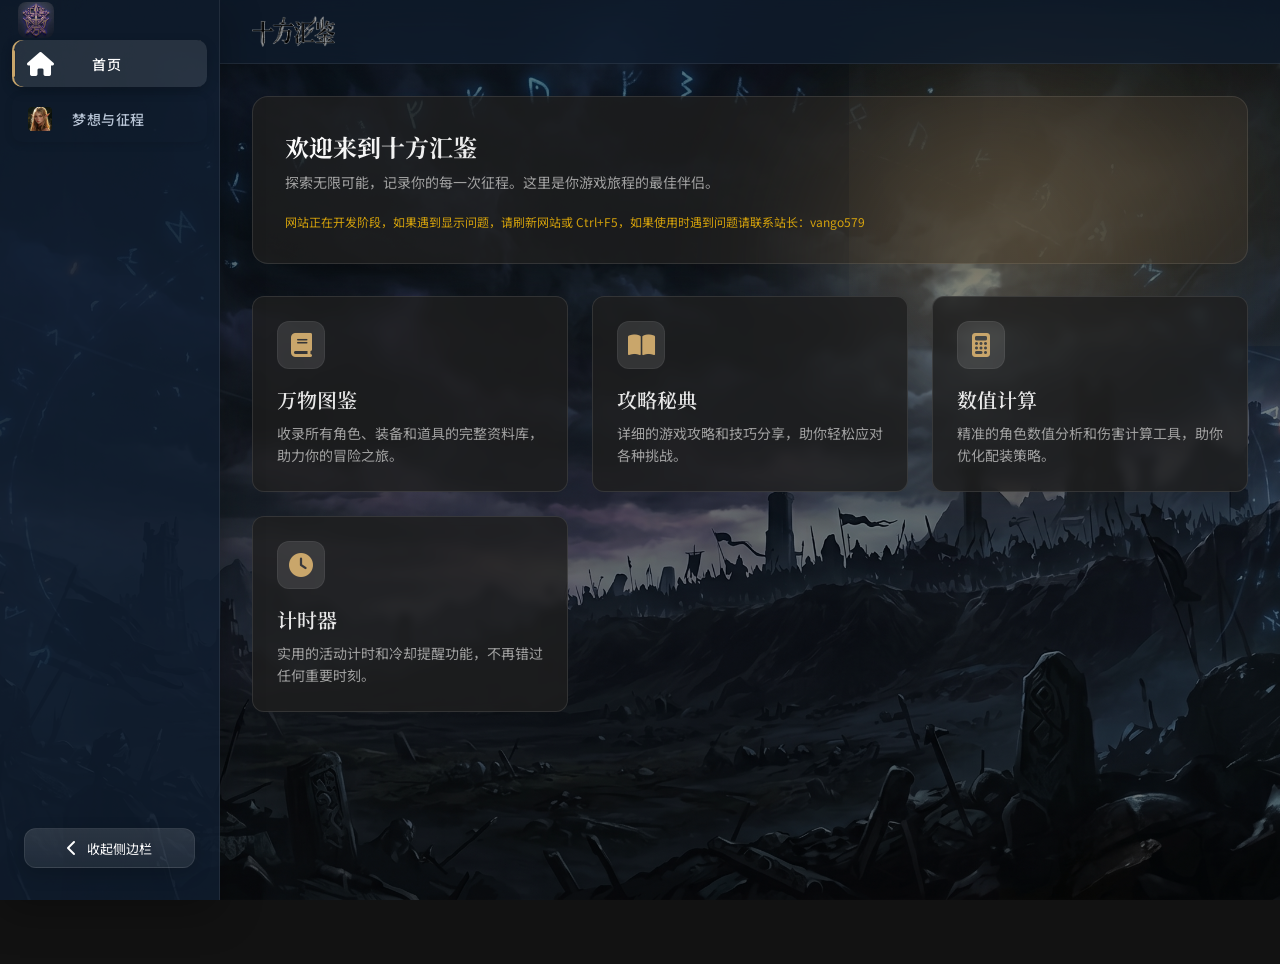
<file: index.html>
<!DOCTYPE html>
<html lang="zh-CN">
  <head>
<meta charset="UTF-8">
<meta name="viewport" content="width=device-width, initial-scale=1.0">
<meta http-equiv="Cache-Control" content="no-cache, no-store, must-revalidate">
<meta http-equiv="Pragma" content="no-cache">
<meta http-equiv="Expires" content="0">
<title>十方汇鉴</title>
<link rel="icon" type="image/png" href="icon/zw-logo-wind.png">
<link rel="shortcut icon" type="image/png" href="icon/zw-logo-wind.png">
<link rel="apple-touch-icon" type="image/png" href="icon/zw-logo-wind.png">
<link href="https://cdn.bootcdn.net/ajax/libs/font-awesome/6.4.0/css/all.min.css" rel="stylesheet">
<link href="https://fonts.googleapis.com/css2?family=Noto+Serif+SC:wght@400;600;700&family=Noto+Sans+SC:wght@400;500;700&family=Material+Symbols+Outlined:opsz,wght@20..48,100..700&display=swap" rel="stylesheet">
<script>
  // 首次访问默认展开；之后才持久化用户折叠选择
  try {
    if (!localStorage.getItem('sidebarVisited')) {
      localStorage.setItem('sidebarVisited', 'true');
      localStorage.setItem('sidebarCollapsed', 'false');
    }

    // 预先应用侧边栏折叠状态，避免页面跳转时“闪一下”
    if (localStorage.getItem('sidebarCollapsed') === 'true') {
      document.documentElement.classList.add('sidebar-precollapsed');
    }
  } catch (e) {}
</script>
<link rel="stylesheet" href="styles.css" data-version>
</head>
<body class="theme-home">

<!-- 侧边栏 -->
<aside class="sidebar">
  <div class="sidebar-header">
    <div class="sidebar-logos">
      <img src="icon/logo.jpeg" alt="十方汇鉴" class="sidebar-logo-main">
    </div>
  </div>
  
  <nav class="sidebar-nav">
    <a class="nav-btn active" data-page="home" href="index.html">
      <i class="fas fa-home"></i>
      <span class="nav-text">首页</span>
    </a>
    <a class="nav-btn" data-page="dream" href="dreams.html">
      <img src="icon/mxyzc.png" alt="梦想与征程" class="nav-icon-img">
      <span class="nav-text">梦想与征程</span>
    </a>
  </nav>

  <div class="sidebar-footer">
    <button class="sidebar-toggle" id="sidebarToggle" aria-label="折叠/展开侧边栏">
      <i class="fas fa-chevron-left" aria-hidden="true"></i>
      <span class="toggle-text">收起侧边栏</span>
    </button>
  </div>
</aside>

<!-- 主内容区 -->
<main class="main-content">
  <!-- 顶部导航 - 首页不显示攻略、图鉴、数值、计时器标签 -->
  <header class="top-nav">
    <div class="top-nav-left">
      <img src="icon/zw-logo-wind.png" alt="十方汇鉴" class="top-nav-logo" id="pageTitle">
    </div>
    
    <div class="top-nav-actions">
    </div>
  </header>

  <!-- 内容区域 -->
  <div class="page-content">
    <div class="home-page">
      <section class="hero-section">
        <div class="glow-effect glow-1"></div>
        <h2 class="hero-title">欢迎来到十方汇鉴</h2>
        <p class="hero-subtitle">探索无限可能，记录你的每一次征程。这里是你游戏旅程的最佳伴侣。</p>
        <p class="hero-notice">网站正在开发阶段，如果遇到显示问题，请刷新网站或 Ctrl+F5，如果使用时遇到问题请联系站长：vango579</p>
      </section>

      <div class="card-grid">
        <div class="content-card">
          <div class="card-icon">
            <i class="fas fa-book"></i>
          </div>
          <h3 class="card-title">万物图鉴</h3>
          <p class="card-desc">收录所有角色、装备和道具的完整资料库，助力你的冒险之旅。</p>
        </div>

        <div class="content-card">
          <div class="card-icon">
            <i class="fas fa-book-open"></i>
          </div>
          <h3 class="card-title">攻略秘典</h3>
          <p class="card-desc">详细的游戏攻略和技巧分享，助你轻松应对各种挑战。</p>
        </div>

        <div class="content-card">
          <div class="card-icon">
            <i class="fas fa-calculator"></i>
          </div>
          <h3 class="card-title">数值计算</h3>
          <p class="card-desc">精准的角色数值分析和伤害计算工具，助你优化配装策略。</p>
        </div>

        <div class="content-card">
          <div class="card-icon">
            <i class="fas fa-clock"></i>
          </div>
          <h3 class="card-title">计时器</h3>
          <p class="card-desc">实用的活动计时和冷却提醒功能，不再错过任何重要时刻。</p>
        </div>
      </div>
    </div>
  </div>
</main>

<script src="components.js" data-version></script>
<script src="main.js" data-version></script>
<script src="cache-buster.js"></script>
<script src="sw-manager.js"></script>
<script>
  Components.init({ currentPage: 'home', theme: 'home' });
</script>

</body>
</html>
</file>
<file: styles.css>
/* ===== 基础样式重置 ===== */
* {
  margin: 0;
  padding: 0;
  box-sizing: border-box;
}

/* ===== CSS 变量 - 首页主题 ===== */
:root,
.theme-home {
  --sidebar-bg: rgba(17, 30, 49, 0.8);
  --sidebar-border: rgba(255, 255, 255, 0.08);
  --sidebar-text: #b8c5d6;
  --sidebar-text-active: #ffffff;
  --sidebar-icon-bg: rgba(255, 255, 255, 0.1);
  --sidebar-hover-bg: rgba(255, 255, 255, 0.08);
  
  --bg-primary: #121212;
  --bg-secondary: #1a1a1a;
  --bg-card: #1e1e1e;
  --text-primary: #e8e8e8;
  --text-secondary: #a0a0a0;
  --accent: #c9a66b;
  
  --nav-bg: rgba(17, 30, 49, 0.7);
  --nav-text: #b8c5d6;
  --nav-active: #ffffff;
  
  /* 统一视觉 Token */
  --radius-sm: 8px;
  --radius-md: 12px;
  --radius-lg: 16px;
  --shadow-sm: 0 6px 18px rgba(0, 0, 0, 0.18);
  --shadow-md: 0 12px 36px rgba(0, 0, 0, 0.28);
  --shadow-lg: 0 20px 60px rgba(0, 0, 0, 0.38);
  --ring: 0 0 0 3px rgba(201, 166, 107, 0.35);

  --transition: all 0.28s cubic-bezier(0.2, 0.8, 0.2, 1);
}

/* ===== CSS 变量 - 游戏页主题 ===== */
.theme-dream {
  --sidebar-bg: rgba(26, 21, 37, 0.95);
  --sidebar-border: rgba(255, 255, 255, 0.1);
  --sidebar-text: #d4c4b7;
  --sidebar-text-active: #e9c0fd;
  --sidebar-icon-bg: rgba(115, 81, 134, 0.4);
  --sidebar-hover-bg: rgba(255, 255, 255, 0.1);
  
  --bg-primary: #1a1525;
  --bg-secondary: #2a2235;
  --bg-card: #2a2235;
  --text-primary: #f9f9f9;
  --text-secondary: #d4c4b7;
  --accent: #e9c0fd;
  
  --nav-bg: rgba(26, 21, 37, 0.7);
  --nav-text: #d4c4b7;
  --nav-active: #e9c0fd;
  
  --radius-sm: 8px;
  --radius-md: 12px;
  --radius-lg: 16px;
  --shadow-sm: 0 8px 24px rgba(0, 0, 0, 0.28);
  --shadow-md: 0 14px 42px rgba(0, 0, 0, 0.36);
  --shadow-lg: 0 22px 72px rgba(0, 0, 0, 0.44);
  --ring: 0 0 0 3px rgba(233, 192, 253, 0.33);

  --transition: all 0.28s cubic-bezier(0.2, 0.8, 0.2, 1);
}

/* ===== Body 基础样式 ===== */
body {
  font-family: 'Noto Sans SC', 'Microsoft YaHei', sans-serif;
  background-color: var(--bg-primary);
  background-image: url('icon/backgrund.jpeg');
  background-size: cover;
  background-position: center;
  background-repeat: no-repeat;
  background-attachment: fixed;
  color: var(--text-primary);
  min-height: 100vh;
  transition: var(--transition);
  overflow-x: hidden;
}

/* 梦想与征程页面专属背景 */
body.theme-dream {
  background-image: url('icon/background02.jpeg');
}

::selection {
  background: rgba(201, 166, 107, 0.35);
}

.theme-dream ::selection {
  background: rgba(233, 192, 253, 0.3);
}

a {
  color: inherit;
  text-decoration: none;
}

button {
  font-family: inherit;
}

/* 键盘可访问性：仅键盘时显示焦点环 */
:where(a, button, input, [tabindex]):focus-visible {
  outline: none;
  box-shadow: var(--ring);
  border-radius: var(--radius-sm);
}

/* 让滚动条更精致（支持的浏览器） */
*::-webkit-scrollbar {
  width: 8px;
  height: 8px;
}

*::-webkit-scrollbar-thumb {
  background: rgba(255, 255, 255, 0.12);
  border-radius: 999px;
}

*::-webkit-scrollbar-thumb:hover {
  background: rgba(255, 255, 255, 0.18);
}

*::-webkit-scrollbar-track {
  background: transparent;
}

/* 降低动画眩晕 */
@media (prefers-reduced-motion: reduce) {
  * {
    animation-duration: 1ms !important;
    animation-iteration-count: 1 !important;
    transition-duration: 1ms !important;
    scroll-behavior: auto !important;
  }
}

/* 图标字体 */
.fas {
  font-family: 'Font Awesome 6 Free';
  font-weight: 900;
  display: inline-block;
  font-style: normal;
  font-variant: normal;
  text-rendering: auto;
  line-height: 1;
}

body::before {
  content: '';
  position: fixed;
  top: 0;
  left: 0;
  right: 0;
  bottom: 0;
  pointer-events: none;
  z-index: -1;
  background: rgba(0, 0, 0, 0.5);
  transition: var(--transition);
}

/* 主题特定背景 */
.theme-home body::before {
  background: rgba(18, 18, 18, 0.5);
}

.theme-dream body::before {
  background: 
    radial-gradient(circle at top right, rgba(115, 81, 134, 0.2), transparent 40%),
    radial-gradient(circle at bottom left, rgba(233, 192, 253, 0.15), transparent 50%),
    rgba(26, 21, 37, 0.5);
}

/* ===== 侧边栏 ===== */
.sidebar {
  position: fixed;
  left: 0;
  top: 0;
  height: 100vh;
  width: 220px;
  background: var(--sidebar-bg);
  border-right: 1px solid var(--sidebar-border);
  display: flex;
  flex-direction: column;
  align-items: center;
  padding: 20px 0;
  z-index: 1000;
  transition: var(--transition);
  overflow: hidden;
  box-shadow: 0 12px 40px rgba(0, 0, 0, 0.28);
}

/* 侧边栏折叠状态 */
.sidebar.collapsed {
  width: 72px;
}

/* 首屏预折叠：避免页面跳转时侧边栏闪烁 */
.sidebar-precollapsed .sidebar {
  width: 72px;
}

.sidebar-precollapsed .nav-text {
  opacity: 0;
  width: 0;
  margin: 0;
}

.sidebar-precollapsed .sidebar-title {
  opacity: 0;
}

.sidebar-precollapsed .main-content {
  margin-left: 72px;
}

.sidebar-precollapsed .sidebar-toggle {
  width: 44px;
  height: 44px;
  border-radius: 10px;
}

.sidebar-precollapsed .sidebar-toggle .toggle-text {
  display: none;
}

.sidebar-precollapsed .sidebar-toggle .fas {
  transform: rotate(180deg);
}

.sidebar.collapsed .nav-text {
  opacity: 0;
  width: 0;
  margin: 0;
  transform: translateX(-10px);
  transition: opacity 0.3s ease, width 0.3s ease, margin 0.3s ease, transform 0.3s ease;
}

.sidebar.collapsed .sidebar-title {
  opacity: 0;
  transform: translateX(-10px);
  transition: opacity 0.3s ease, margin 0.3s ease, transform 0.3s ease;
}

/* 导航文字默认显示 */
.nav-text {
  opacity: 1;
  transition: opacity 0.3s ease, width 0.3s ease, margin 0.3s ease, transform 0.3s ease;
  font-family: 'Noto Sans SC', sans-serif;
  font-size: 14px;
  font-weight: 500;
  letter-spacing: 0.5px;
  flex-shrink: 0;
  transform: translateX(0);
}

.sidebar-header {
  width: 100%;
  display: flex;
  align-items: center;
  justify-content: flex-start;
  padding: 0 16px;
  margin-bottom: 20px;
  flex-shrink: 0;
  position: relative;
  box-sizing: border-box;
  transition: var(--transition);
}

/* 折叠状态下侧边栏头部 */
.sidebar.collapsed .sidebar-header {
  justify-content: center;
  padding: 0 12px;
}

/* 预折叠状态下侧边栏头部 */
.sidebar-precollapsed .sidebar-header {
  justify-content: center;
  padding: 0 12px;
}

/* Logo样式 */
.sidebar-logos {
  display: flex;
  align-items: center;
  gap: 8px;
  transition: var(--transition);
}

.sidebar-logo-main {
  width: 36px;
  height: 36px;
  object-fit: contain;
  border-radius: 8px;
  transition: transform 0.3s ease, box-shadow 0.3s ease;
  flex-shrink: 0;
}

.sidebar-logo-secondary {
  width: 100px;
  height: 32px;
  object-fit: contain;
  border-radius: 6px;
  transition: transform 0.3s ease, opacity 0.3s ease, box-shadow 0.3s ease;
  flex-shrink: 0;
}

.sidebar-logo-main:hover {
  transform: translateY(-1px) scale(1.05);
  box-shadow: 0 4px 12px rgba(0, 0, 0, 0.2);
}

.sidebar-logo-secondary:hover {
  transform: translateY(-1px) scale(1.02);
  box-shadow: 0 4px 12px rgba(0, 0, 0, 0.2);
}

/* 特定侧边栏logo元素样式 */
aside.sidebar > div.sidebar-header > div.sidebar-logos > img.sidebar-logo-main {
  position: absolute;
  left: 18px;
}

/* 折叠状态下隐藏第二个logo */
.sidebar.collapsed .sidebar-logo-secondary {
  opacity: 0;
  width: 0;
  margin: 0;
  overflow: hidden;
}

/* 折叠状态下调整第一个logo */
.sidebar.collapsed .sidebar-logo-main {
  width: 36px;
  height: 36px;
  margin: 0 auto;
}

/* 折叠状态下调整logo大小 */
.sidebar.collapsed .sidebar-logo {
  width: 32px;
  height: 32px;
}

.sidebar-title {
  margin-left: 12px;
  white-space: nowrap;
  opacity: 1;
  font-family: 'Noto Serif SC', serif;
  font-weight: 700;
  font-size: 16px;
  color: var(--text-primary);
  transition: opacity 0.3s ease, margin 0.3s ease;
  pointer-events: none;
}

.sidebar.collapsed .sidebar-title {
  opacity: 0;
  margin-left: 0;
  width: 0;
  overflow: hidden;
}

/* 侧边栏切换按钮 - 优化设计 */
.sidebar-toggle {
  width: calc(100% - 24px);
  height: 40px;
  border-radius: var(--radius-md);
  background: linear-gradient(180deg, rgba(255,255,255,0.12), rgba(255,255,255,0.08));
  border: 1px solid var(--sidebar-border);
  color: var(--sidebar-text-active);
  display: flex;
  align-items: center;
  justify-content: center;
  gap: 10px;
  cursor: pointer;
  transition: var(--transition);
  font-size: 14px;
  box-shadow: var(--shadow-sm);
}

.sidebar-toggle:hover {
  background: linear-gradient(180deg, rgba(255,255,255,0.14), rgba(255,255,255,0.10));
  color: var(--sidebar-text-active);
  border-color: var(--accent);
  transform: translateY(-1px);
}

.sidebar-toggle:active {
  transform: translateY(0px) scale(0.99);
  box-shadow: none;
}

.sidebar.collapsed .sidebar-toggle {
  width: 44px;
  height: 44px;
  border-radius: var(--radius-md);
}

.sidebar.collapsed .sidebar-toggle:hover {
  transform: translateY(-1px);
}

.sidebar-toggle .fas {
  font-size: 16px;
  transition: transform 0.3s ease;
}

.sidebar.collapsed .sidebar-toggle .fas {
  transform: rotate(180deg);
}

.sidebar-toggle .toggle-text {
  font-size: 13px;
  letter-spacing: 0.2px;
  white-space: nowrap;
}

.sidebar.collapsed .sidebar-toggle .toggle-text {
  display: none;
}

.sidebar-footer {
  width: 100%;
  padding: 12px;
  flex-shrink: 0;
  display: flex;
  justify-content: center;
}

.theme-dream .sidebar-header {
  background: transparent;
}

.sidebar-nav {
  flex: 1;
  width: 100%;
  padding: 0 12px;
  display: flex;
  flex-direction: column;
  gap: 8px;
  align-items: flex-start;
}

/* 折叠状态下导航栏 */
.sidebar.collapsed .sidebar-nav {
  align-items: center;
  padding: 0 8px;
  width: 100%;
}

/* 预折叠状态下导航栏 */
.sidebar-precollapsed .sidebar-nav {
  align-items: center;
  padding: 0 8px;
  width: 100%;
}

.nav-btn {
  display: flex;
  align-items: center;
  justify-content: flex-start;
  padding: 12px 16px;
  border-radius: 10px;
  cursor: pointer;
  transition: var(--transition);
  text-decoration: none;
  color: var(--sidebar-text);
  position: relative;
  white-space: nowrap;
  overflow: visible;
  min-height: 47px;
  box-sizing: border-box;
  outline: none;
  gap: 12px;
  box-shadow: 0 2px 8px rgba(0, 0, 0, 0.1);
  width: 100%;
}

/* 导航图标样式 */
.nav-icon-img {
  width: 24px;
  height: 24px;
  object-fit: contain;
  flex-shrink: 0;
  border-radius: 4px;
  transition: var(--transition);
  display: flex;
  align-items: center;
  justify-content: center;
  margin: 0;
}

/* 第一个导航按钮的字体图标 */
aside.sidebar > nav.sidebar-nav > a.nav-btn:nth-child(1) > i.fas {
  position: absolute;
}

/* 第二个导航按钮的图片图标 */
aside.sidebar > nav.sidebar-nav > a.nav-btn:nth-child(2) > img.nav-icon-img {
  position: absolute;
}

/* 第一个导航按钮的文本 */
aside.sidebar > nav.sidebar-nav > a.nav-btn:nth-child(1) > span.nav-text {
  position: absolute;
  left: 80px;
}

/* 第二个导航按钮的文本 */
aside.sidebar > nav.sidebar-nav > a.nav-btn:nth-child(2) > span.nav-text {
  position: absolute;
  left: 60px;
}

.sidebar.collapsed .nav-btn {
  padding: 14px;
  justify-content: center;
  align-items: center;
  box-shadow: 0 2px 6px rgba(0, 0, 0, 0.1);
  width: 56px;
  height: 56px;
  margin: 0 auto;
  border-radius: 12px;
}

/* 预折叠状态下导航按钮 */
.sidebar-precollapsed .nav-btn {
  padding: 14px;
  justify-content: center;
  align-items: center;
  box-shadow: 0 2px 6px rgba(0, 0, 0, 0.1);
  width: 56px;
  height: 56px;
  margin: 0 auto;
  border-radius: 12px;
}

.nav-btn:hover {
  background: var(--sidebar-hover-bg);
  color: var(--sidebar-text-active);
  transform: translateX(2px) translateY(-1px);
  box-shadow: 0 4px 12px rgba(0, 0, 0, 0.15);
}

.nav-btn:active {
  transform: translateX(1px) scale(0.99);
  box-shadow: 0 1px 4px rgba(0, 0, 0, 0.1);
}

.nav-btn.active {
  background: var(--sidebar-icon-bg);
  color: var(--sidebar-text-active);
  box-shadow: 0 4px 12px rgba(0, 0, 0, 0.2), inset 2px 0 0 var(--accent);
}

.nav-btn::after {
  content: '';
  position: absolute;
  left: 10px;
  right: 10px;
  bottom: 6px;
  height: 1px;
  background: linear-gradient(90deg, transparent, rgba(255,255,255,0.12), transparent);
  opacity: 0;
  transition: opacity 0.2s ease;
}

.nav-btn:hover::after {
  opacity: 1;
}

.nav-btn.active::before {
  content: '';
  position: absolute;
  left: 0;
  top: 10px;
  bottom: 10px;
  width: 3px;
  background: var(--accent);
  border-radius: 999px;
  box-shadow: 0 0 0 1px rgba(0,0,0,0.12);
}

.theme-dream .nav-btn.active::before {
  background: #e9c0fd;
}

.theme-dream .nav-btn.active {
  background: rgba(115, 81, 134, 0.3);
  box-shadow: inset 2px 0 0 #e9c0fd;
}

.nav-btn .fas {
  font-size: 24px;
  flex-shrink: 0;
  width: 24px;
  height: 24px;
  display: flex;
  align-items: center;
  justify-content: center;
  transition: var(--transition);
}

/* 折叠态：图标更居中更“按钮化” */
.sidebar.collapsed .nav-btn {
  border-radius: var(--radius-md);
}

.sidebar.collapsed .nav-btn:hover {
  transform: translateY(-1px);
}

.sidebar.collapsed .nav-btn:active {
  transform: translateY(0px) scale(0.99);
}

.sidebar.collapsed .nav-btn .fas {
  margin-right: 0;
  width: 24px;
  height: 24px;
  display: flex;
  align-items: center;
  justify-content: center;
}

.sidebar.collapsed .nav-btn .nav-icon-img {
  margin-right: 0;
  width: 24px;
  height: 24px;
  display: block;
  margin: 0 auto;
}

/* ===== 主内容区 ===== */
.main-content {
  margin-left: 220px;
  min-height: 100vh;
  transition: var(--transition);
}

/* ===== 顶部导航 ===== */
.top-nav {
  position: sticky;
  top: 0;
  height: 64px;
  background: var(--nav-bg);
  backdrop-filter: blur(20px);
  border-bottom: 1px solid var(--sidebar-border);
  display: flex;
  align-items: center;
  justify-content: space-between;
  padding: 0 32px;
  z-index: 100;
  transition: var(--transition);
}

.top-nav-left {
  display: flex;
  align-items: center;
  gap: 32px;
}

.top-nav-title {
  font-family: 'Noto Serif SC', serif;
  font-size: 20px;
  font-weight: 600;
  color: var(--nav-text);
  transition: var(--transition);
}

.top-nav-logo {
  height: 32px;
  object-fit: contain;
  margin-right: 32px;
  flex-shrink: 0;
  border-radius: 6px;
  transition: transform 0.3s ease, box-shadow 0.3s ease;
}

.top-nav-logo:hover {
  transform: translateY(-1px) scale(1.02);
  box-shadow: 0 4px 12px rgba(0, 0, 0, 0.2);
}

/* 顶部页面导航按钮 */
.page-nav {
  display: flex;
  gap: 8px;
}

.page-nav-btn {
  position: relative;
  padding: 8px 20px;
  border-radius: 8px;
  cursor: pointer;
  transition: var(--transition);
  color: var(--nav-text);
  font-size: 14px;
  font-weight: 500;
  display: flex;
  align-items: center;
  gap: 8px;
  border: none;
  background: transparent;
  box-shadow: 0 2px 8px rgba(0, 0, 0, 0.1);
}

.page-nav-btn:hover {
  background: var(--sidebar-hover-bg);
  color: var(--nav-active);
  box-shadow: 0 4px 12px rgba(0, 0, 0, 0.15);
  transform: translateY(-1px);
}

.page-nav-btn.active {
  background: var(--sidebar-icon-bg);
  color: var(--nav-active);
  box-shadow: 0 4px 12px rgba(0, 0, 0, 0.2);
}

.theme-dream .page-nav-btn.active {
  background: rgba(115, 81, 134, 0.3);
}

.page-nav-btn.active::after {
  content: '';
  position: absolute;
  bottom: -1px;
  left: 50%;
  transform: translateX(-50%);
  width: 60%;
  height: 2px;
  background: var(--accent);
  border-radius: 2px;
}

.theme-dream .page-nav-btn.active::after {
  background: #e9c0fd;
}

.page-nav-btn .fas {
  font-size: 18px;
}

.top-nav-actions {
  display: flex;
  align-items: center;
  gap: 16px;
}

.top-nav-actions .fas {
  color: var(--nav-text);
  cursor: pointer;
  padding: 8px;
  border-radius: 8px;
  transition: var(--transition);
}

.top-nav-actions .fas:hover {
  background: var(--sidebar-hover-bg);
  color: var(--nav-active);
}

/* ===== 内容区域 ===== */
.page-content {
  padding: 32px;
  max-width: 1400px;
  margin: 0 auto;
  min-height: 100vh;
}

/* 页面容器 */
.page-container {
  display: none;
  animation: fadeIn 0.35s cubic-bezier(0.2, 0.8, 0.2, 1);
}

.page-container.active {
  display: block;
}

/* 首页样式 */
.home-page {
  display: flex;
  flex-direction: column;
  gap: 32px;
}

.hero-section {
  background: rgba(30, 30, 30, 0.8);
  border-radius: 16px;
  padding: 32px;
  position: relative;
  border: 1px solid rgba(255, 255, 255, 0.1);
  box-shadow: var(--shadow-md);
  min-height: 100px;
  display: flex;
  flex-direction: column;
  justify-content: center;
  gap: 8px;
}

.theme-dream .hero-section {
  background: rgba(42, 34, 53, 0.8);
}

.hero-section::before {
  content: '';
  position: absolute;
  top: -50%;
  right: -20%;
  width: 60%;
  height: 200%;
  background: radial-gradient(ellipse, rgba(201, 166, 107, 0.15), transparent);
  pointer-events: none;
}

.theme-dream .hero-section::before {
  background: radial-gradient(ellipse, rgba(115, 81, 134, 0.3), transparent);
}

.hero-title {
  font-family: 'Noto Serif SC', serif;
  font-size: 24px;
  font-weight: 700;
  background: linear-gradient(135deg, #ffffff 0%, #a0a0a0 100%);
  -webkit-background-clip: text;
  -webkit-text-fill-color: transparent;
  background-clip: text;
  position: relative;
  z-index: 1;
}

.theme-dream .hero-title {
  background: linear-gradient(135deg, #e9c0fd 0%, #d4a373 100%);
  -webkit-background-clip: text;
  background-clip: text;
}

.hero-subtitle {
  font-size: 14px;
  color: var(--text-secondary);
  margin: 0;
  position: relative;
  z-index: 1;
  line-height: 1.5;
}

.hero-notice {
  font-size: 12px;
  color: rgba(255, 193, 7, 0.8);
  margin-top: 12px;
  position: relative;
  z-index: 1;
  line-height: 1.5;
}

/* 下载容器 */
.download-container {
  position: relative;
  z-index: 10000;
  margin-top: 12px;
  align-self: flex-start;
}

/* 下载按钮 */
.download-btn {
  display: flex;
  align-items: center;
  gap: 8px;
  padding: 12px 28px;
  background: linear-gradient(135deg, #e9c0fd 0%, #d4a373 100%);
  border: none;
  border-radius: 10px;
  color: #1a1a2e;
  font-size: 16px;
  font-weight: 600;
  cursor: pointer;
  transition: var(--transition);
  box-shadow: 0 4px 16px rgba(233, 192, 253, 0.4);
}

.download-btn:hover {
  transform: translateY(-2px);
  box-shadow: 0 6px 20px rgba(233, 192, 253, 0.6);
}

.download-btn:active {
  transform: translateY(0);
}

/* 下载选项 */
.download-options {
  position: absolute;
  top: 100%;
  left: 0;
  right: auto;
  background: rgba(20, 20, 30, 0.98);
  border: 1px solid rgba(255, 255, 255, 0.15);
  border-radius: 12px;
  padding: 8px;
  min-width: 100%;
  opacity: 0;
  visibility: hidden;
  transform: translateY(-10px);
  transition: var(--transition);
  z-index: 99;
  box-shadow: 0 8px 24px rgba(0, 0, 0, 0.4);
}

.download-options.show {
  opacity: 1;
  visibility: visible;
  transform: translateY(0);
}

/* 下载选项 */
.download-option {
  display: flex;
  align-items: center;
  gap: 10px;
  padding: 12px 16px;
  border-radius: 8px;
  color: var(--text-primary);
  text-decoration: none;
  font-size: 14px;
  font-weight: 500;
  transition: var(--transition);
}

.download-option:hover {
  background: rgba(233, 192, 253, 0.15);
  color: #e9c0fd;
}

.download-option i {
  font-size: 18px;
  width: 24px;
  text-align: center;
}

.download-option:nth-child(1) i {
  color: #3ddc84;
}

.download-option:nth-child(2) i {
  color: #ffffff;
}

.download-option:nth-child(3) i {
  color: #60a5fa;
}

/* 卡片网格 */
.card-grid {
  display: grid;
  grid-template-columns: repeat(auto-fill, minmax(300px, 1fr));
  gap: 24px;
}

.content-card {
  background: rgba(30, 30, 30, 0.8);
  border-radius: 12px;
  padding: 24px;
  border: 1px solid rgba(255, 255, 255, 0.1);
  transition: var(--transition);
  cursor: pointer;
  box-shadow: 0 0 0 rgba(0,0,0,0);
  position: relative;
  overflow: hidden;
  backdrop-filter: blur(5px);
}

.content-card:hover {
  transform: translateY(-4px);
  border-color: var(--accent);
  box-shadow: var(--shadow-md);
}

.theme-dream .content-card:hover {
  box-shadow: 0 12px 40px rgba(115, 81, 134, 0.28);
}

.content-card::before {
  content: '';
  position: absolute;
  inset: -40% -30%;
  background: radial-gradient(circle at 30% 30%, rgba(255,255,255,0.08), transparent 55%);
  opacity: 0;
  transform: translateY(8px);
  transition: opacity 0.25s ease, transform 0.25s ease;
  pointer-events: none;
}

.content-card:hover::before {
  opacity: 1;
  transform: translateY(0);
}

.content-card:active {
  transform: translateY(-1px) scale(0.99);
  box-shadow: var(--shadow-sm);
}

.card-icon {
  width: 48px;
  height: 48px;
  background: var(--sidebar-icon-bg);
  border-radius: 12px;
  display: flex;
  align-items: center;
  justify-content: center;
  margin-bottom: 16px;
  box-shadow: inset 0 0 0 1px rgba(255,255,255,0.06);
}

.card-icon .fas {
  font-size: 24px;
  color: var(--accent);
}

.card-title {
  font-family: 'Noto Serif SC', serif;
  font-size: 20px;
  font-weight: 600;
  margin-bottom: 8px;
  color: var(--text-primary);
}

.card-desc {
  font-size: 14px;
  color: var(--text-secondary);
  line-height: 1.6;
}

/* ===== 角色卡片 ===== */
.character-grid {
  display: grid;
  grid-template-columns: repeat(auto-fill, minmax(260px, 1fr));
  gap: 24px;
}

.character-card {
  background: var(--bg-card);
  border-radius: 12px;
  overflow: hidden;
  border: 1px solid var(--sidebar-border);
  transition: var(--transition);
  cursor: pointer;
  box-shadow: 0 0 0 rgba(0,0,0,0);
}

.character-card:hover {
  transform: scale(1.02);
  border-color: var(--accent);
  box-shadow: var(--shadow-md);
}

.theme-dream .character-card:hover {
  border-color: #e9c0fd;
}

.character-card.clicked {
  transform: scale(0.98);
  box-shadow: inset 0 0 20px rgba(0, 0, 0, 0.3);
}

.character-img {
  width: 100%;
  height: 200px;
  object-fit: cover;
  filter: brightness(0.8);
  transition: var(--transition);
}

.character-card:hover .character-img {
  filter: brightness(1);
}

.character-info {
  padding: 16px;
}

.character-name {
  font-family: 'Noto Serif SC', serif;
  font-size: 18px;
  font-weight: 600;
  margin-bottom: 4px;
  color: var(--text-primary);
}

.character-role {
  font-size: 14px;
  color: var(--accent);
  margin-bottom: 8px;
}

.theme-dream .character-role {
  color: #e9c0fd;
}

.character-stats {
  display: flex;
  gap: 12px;
  font-size: 12px;
  color: var(--text-secondary);
}

.stat-item {
  display: flex;
  align-items: center;
  gap: 4px;
}

.stat-item .fas {
  font-size: 14px;
  opacity: 0.9;
}

/* 角色卡片详情弹窗 */
.character-detail-modal {
  position: fixed;
  top: 0;
  left: 0;
  right: 0;
  bottom: 0;
  background: rgba(0, 0, 0, 0.7);
  display: flex;
  align-items: center;
  justify-content: center;
  z-index: 2000;
  opacity: 0;
  visibility: hidden;
  transition: var(--transition);
}

.character-detail-modal.active {
  opacity: 1;
  visibility: visible;
}

.character-detail-content {
  background: var(--bg-card);
  border-radius: 16px;
  padding: 32px;
  max-width: 500px;
  width: 90%;
  border: 1px solid var(--sidebar-border);
  transform: scale(0.9);
  transition: var(--transition);
}

.character-detail-modal.active .character-detail-content {
  transform: scale(1);
}

.character-detail-header {
  display: flex;
  gap: 20px;
  margin-bottom: 24px;
}

.character-detail-img {
  width: 120px;
  height: 120px;
  border-radius: 12px;
  object-fit: cover;
}

.character-detail-info h3 {
  font-family: 'Noto Serif SC', serif;
  font-size: 24px;
  margin-bottom: 8px;
  color: var(--text-primary);
}

.character-detail-info .role-tag {
  display: inline-block;
  padding: 4px 12px;
  background: var(--sidebar-icon-bg);
  border-radius: 20px;
  font-size: 12px;
  color: var(--accent);
  margin-bottom: 12px;
}

.character-detail-stats {
  display: grid;
  grid-template-columns: repeat(3, 1fr);
  gap: 16px;
  margin-bottom: 24px;
}

.detail-stat {
  text-align: center;
  padding: 16px;
  background: var(--bg-secondary);
  border-radius: 12px;
}

.detail-stat-value {
  font-size: 28px;
  font-weight: 700;
  color: var(--accent);
  display: block;
}

.detail-stat-label {
  font-size: 12px;
  color: var(--text-secondary);
  margin-top: 4px;
}

.character-detail-desc {
  color: var(--text-secondary);
  line-height: 1.6;
  margin-bottom: 20px;
}

.character-detail-close {
  width: 100%;
  padding: 12px;
  background: var(--sidebar-icon-bg);
  border: none;
  border-radius: 8px;
  color: var(--text-primary);
  font-size: 14px;
  cursor: pointer;
  transition: var(--transition);
}

.character-detail-close:hover {
  background: var(--accent);
  color: #121212;
}

/* ===== 攻略页面 ===== */
.guide-section {
  margin-bottom: 32px;
}

.guide-section h3 {
  font-family: 'Noto Serif SC', serif;
  font-size: 24px;
  margin-bottom: 16px;
  color: var(--text-primary);
  display: flex;
  align-items: center;
  gap: 12px;
}

.guide-section h3 .fas {
  color: var(--accent);
}

.theme-dream .guide-section h3 .fas {
  color: #e9c0fd;
}

.guide-card {
  background: var(--bg-card);
  border-radius: 12px;
  padding: 20px;
  border: 1px solid var(--sidebar-border);
  margin-bottom: 16px;
  transition: var(--transition);
  cursor: pointer;
}

.guide-card:hover {
  border-color: var(--accent);
  transform: translateX(8px);
}

.theme-dream .guide-card:hover {
  border-color: #e9c0fd;
}

.guide-card h4 {
  font-size: 16px;
  font-weight: 600;
  margin-bottom: 8px;
  color: var(--text-primary);
}

.guide-card p {
  font-size: 14px;
  color: var(--text-secondary);
  line-height: 1.6;
}

.guide-card .guide-meta {
  display: flex;
  gap: 16px;
  margin-top: 12px;
  font-size: 12px;
  color: var(--text-secondary);
}

.guide-card .guide-meta span {
  display: flex;
  align-items: center;
  gap: 4px;
}

/* 角色展示控制按钮 */
.character-toggle-btn {
  display: flex;
  align-items: center;
  justify-content: center;
  gap: 8px;
  padding: 12px 24px;
  margin: 20px auto;
  background: linear-gradient(135deg, rgba(139, 92, 246, 0.8), rgba(167, 139, 250, 0.8));
  border: 1px solid rgba(255, 255, 255, 0.2);
  border-radius: var(--radius-md);
  color: white;
  font-size: 14px;
  font-weight: 500;
  cursor: pointer;
  transition: var(--transition);
  box-shadow: 0 4px 12px rgba(139, 92, 246, 0.3);
}

.character-toggle-btn:hover {
  transform: translateY(-2px);
  box-shadow: 0 6px 16px rgba(139, 92, 246, 0.4);
}

.character-toggle-btn:active {
  transform: translateY(0);
}

.character-toggle-btn.hidden {
  display: none;
}

/* 角色目标容器 */
.character-target-section {
  margin: 40px 0;
  padding: 20px;
  background: rgba(0, 0, 0, 0.3);
  border-radius: var(--radius-lg);
  backdrop-filter: blur(10px);
  border: 1px solid rgba(255, 255, 255, 0.1);
  display: block;
  opacity: 1;
  transform: translateY(0);
  transition: var(--transition);
}

/* 原位置的角色展示 - 初始隐藏 */
.character-section {
  display: none;
}

/* 隐藏切换按钮 */
.character-toggle-btn {
  display: none;
}

/* 角色卡片容器 */
.character-cards {
  display: flex;
  justify-content: space-between;
  gap: 0;
  width: 100%;
  padding: 0;
  margin: 0;
}

.character-cards::-webkit-scrollbar {
  display: none;
}

.character-cards {
  -ms-overflow-style: none;
  scrollbar-width: none;
}

/* 角色卡片 */
.character-card {
  flex: 1;
  min-width: 0;
  max-width: calc(20% - 16px);
  transition: var(--transition);
  margin: 0 8px;
}

.character-card:first-child {
  margin-left: 0;
}

.character-card:last-child {
  margin-right: 0;
}

.character-image {
  position: relative;
  width: 100%;
  padding-top: 120%;
  border-radius: var(--radius-md);
  overflow: hidden;
  box-shadow: 0 8px 24px rgba(0, 0, 0, 0.3);
  transition: var(--transition);
}

.character-image img {
  position: absolute;
  top: 0;
  left: 0;
  width: 100%;
  height: 100%;
  object-fit: cover;
  transition: var(--transition);
}

/* 悬停效果 */
.character-card:hover {
  transform: translateY(-8px);
}

.character-card:hover .character-image {
  box-shadow: 0 12px 32px rgba(0, 0, 0, 0.4);
}

.character-card:hover .character-image img {
  transform: scale(1.05);
}

/* 角色介绍提示框 */
.character-tooltip {
  position: absolute;
  bottom: -100%;
  left: 0;
  right: 0;
  background: rgba(0, 0, 0, 0.9);
  padding: 16px;
  border-radius: 0 0 var(--radius-md) var(--radius-md);
  transition: var(--transition);
  z-index: 10;
}

.character-image:hover .character-tooltip {
  bottom: 0;
}

.character-tooltip h4 {
  color: var(--text-primary);
  margin: 0 0 8px 0;
  font-size: 16px;
  font-weight: 600;
}

.character-tooltip p {
  color: var(--text-secondary);
  margin: 0;
  font-size: 14px;
  line-height: 1.4;
}

/* 响应式调整 */
@media (max-width: 1200px) {
  .character-card {
    max-width: calc(25% - 16px);
  }
}

@media (max-width: 992px) {
  .character-card {
    max-width: calc(33.333% - 16px);
  }
}

@media (max-width: 768px) {
  .character-card {
    max-width: calc(50% - 16px);
    margin: 0 8px;
  }
}

@media (max-width: 480px) {
  .character-card {
    max-width: 100%;
    margin: 0;
  }
}

/* ===== 数值页面 ===== */
.damage-calc-container {
  max-width: 1000px;
  margin: 0 auto;
  display: flex;
  flex-direction: column;
  gap: 24px;
}

.damage-calc-grid {
  display: grid;
  grid-template-columns: repeat(3, 1fr);
  gap: 20px;
}

.damage-calc-box {
  background: var(--bg-card);
  border: 2px solid var(--sidebar-border);
  border-radius: 16px;
  padding: 24px;
  min-height: 200px;
  display: flex;
  flex-direction: column;
  align-items: center;
  transition: var(--transition);
}

.damage-calc-box:hover {
  border-color: var(--accent);
  box-shadow: 0 4px 16px rgba(233, 192, 253, 0.2);
}

.damage-calc-box .box-title {
  font-size: 18px;
  font-weight: 600;
  color: var(--text-primary);
  margin-bottom: 16px;
  text-align: center;
}

.damage-calc-box .box-content {
  flex: 1;
  width: 100%;
  display: flex;
  align-items: center;
  justify-content: center;
  color: var(--text-secondary);
  font-size: 14px;
}

.damage-calc-btn {
  padding: 16px 32px;
  font-size: 18px;
  font-weight: 600;
  border: none;
  border-radius: 12px;
  background: linear-gradient(135deg, #e9c0fd 0%, #d4a373 100%);
  color: #1a1a2e;
  cursor: pointer;
  transition: var(--transition);
  box-shadow: 0 4px 12px rgba(233, 192, 253, 0.3);
  width: 100%;
  max-width: 400px;
  margin: 0 auto;
}

.damage-calc-btn:hover {
  transform: translateY(-2px);
  box-shadow: 0 6px 16px rgba(233, 192, 253, 0.4);
}

.damage-calc-btn:active {
  transform: translateY(0);
}

.damage-result {
  text-align: center;
  padding: 24px;
  background: var(--bg-card);
  border-radius: 12px;
  border: 2px solid var(--accent);
  font-size: 28px;
  font-weight: 700;
  color: var(--accent);
  min-height: 80px;
  display: flex;
  align-items: center;
  justify-content: center;
}

.theme-dream .damage-result {
  border-color: #e9c0fd;
  color: #e9c0fd;
}

.theme-dream .calc-value {
  color: #e9c0fd;
}

.progress-bar {
  width: 100%;
  height: 8px;
  background: var(--sidebar-border);
  border-radius: 4px;
  overflow: hidden;
  margin-top: 8px;
}

.progress-fill {
  height: 100%;
  background: linear-gradient(90deg, var(--accent), #f0bd8b);
  border-radius: 4px;
  transition: width 0.5s ease;
}

.theme-dream .progress-fill {
  background: linear-gradient(90deg, #735186, #e9c0fd);
}

/* ===== 计时器页面 ===== */
.timer-card {
  background: var(--bg-card);
  border-radius: 12px;
  padding: 24px;
  border: 1px solid var(--sidebar-border);
  margin-bottom: 16px;
  display: flex;
  align-items: center;
  justify-content: space-between;
}

.timer-info h4 {
  font-size: 16px;
  font-weight: 600;
  margin-bottom: 4px;
  color: var(--text-primary);
}

.timer-info p {
  font-size: 14px;
  color: var(--text-secondary);
}

.timer-countdown {
  font-family: 'Noto Sans SC', monospace;
  font-size: 24px;
  font-weight: 700;
  color: var(--accent);
}

.theme-dream .timer-countdown {
  color: #e9c0fd;
}

.timer-countdown.urgent {
  color: #ef4444;
  animation: pulse 1s infinite;
}

@keyframes pulse {
  0%, 100% { opacity: 1; }
  50% { opacity: 0.5; }
}

/* ===== 固定副本计时器 ===== */
.fixed-timers-section {
  margin-bottom: 32px;
}

.fixed-timers-section .section-title {
  font-family: 'Noto Serif SC', serif;
  font-size: 18px;
  color: var(--text-primary);
  margin-bottom: 16px;
}

.fixed-timers-grid {
  display: grid;
  grid-template-columns: repeat(auto-fill, minmax(180px, 1fr));
  gap: 16px;
  margin-bottom: 16px;
}

.fixed-timer-card {
  background: var(--bg-card);
  border: 1px solid var(--sidebar-border);
  border-radius: 12px;
  padding: 20px;
  text-align: center;
  transition: var(--transition);
}

.fixed-timer-card:hover {
  border-color: var(--accent);
  transform: translateY(-2px);
  box-shadow: 0 4px 12px rgba(233, 192, 253, 0.2);
}

.fixed-timer-card h4 {
  font-size: 16px;
  font-weight: 600;
  color: var(--text-primary);
  margin-bottom: 12px;
}

.fixed-timer-display {
  font-family: 'JetBrains Mono', 'Noto Sans SC', monospace;
  font-size: 24px;
  font-weight: 700;
  color: var(--accent);
  letter-spacing: 1px;
}

.theme-dream .fixed-timer-display {
  color: #e9c0fd;
}

.fixed-timer-display.timer-ended {
  color: #ef4444;
  animation: pulse 1s infinite;
}

.fixed-timer-btns {
  display: flex;
  gap: 8px;
  margin-top: 12px;
  justify-content: center;
}

.fixed-timer-btns .fixed-timer-btn {
  flex: 1;
  padding: 8px 12px;
  border-radius: 6px;
  font-size: 13px;
  font-weight: 600;
  cursor: pointer;
  transition: var(--transition);
  border: 1px solid var(--sidebar-border);
  background: var(--bg-secondary);
  color: var(--text-secondary);
}

.fixed-timer-btns .start-btn {
  background: linear-gradient(135deg, #22c55e 0%, #16a34a 100%);
  color: #fff;
  border-color: #22c55e;
}

.fixed-timer-btns .start-btn:hover {
  background: linear-gradient(135deg, #16a34a 0%, #15803d 100%);
}

.fixed-timer-btns .start-btn.running {
  background: linear-gradient(135deg, #f59e0b 0%, #d97706 100%);
  border-color: #f59e0b;
}

.fixed-timer-btns .start-btn.running:hover {
  background: linear-gradient(135deg, #d97706 0%, #b45309 100%);
}

.fixed-timer-btns .reset-btn:hover {
  background: var(--accent);
  color: var(--bg-primary);
  border-color: var(--accent);
}

.fixed-timers-actions {
  display: flex;
  justify-content: center;
  gap: 12px;
}

.fixed-timer-btn {
  padding: 10px 24px;
  border-radius: 8px;
  font-size: 14px;
  font-weight: 600;
  cursor: pointer;
  transition: var(--transition);
  border: none;
}

.reset-all-btn {
  background: var(--bg-card);
  color: var(--text-secondary);
  border: 1px solid var(--sidebar-border);
}

.reset-all-btn:hover {
  background: var(--accent);
  color: var(--bg-primary);
  border-color: var(--accent);
}

/* ===== 自定义计时器 ===== */
.custom-timers-section {
  margin-top: 24px;
  padding-top: 24px;
  border-top: 1px solid var(--sidebar-border);
}

.custom-timers-header {
  display: flex;
  align-items: center;
  justify-content: space-between;
  margin-bottom: 16px;
}

.custom-timers-header h3 {
  font-family: 'Noto Serif SC', serif;
  font-size: 18px;
  color: var(--text-primary);
}

.add-timer-btn {
  display: flex;
  align-items: center;
  gap: 8px;
  padding: 10px 20px;
  background: linear-gradient(135deg, #e9c0fd 0%, #d4a373 100%);
  border: none;
  border-radius: 8px;
  color: #1a1a2e;
  font-size: 14px;
  font-weight: 600;
  cursor: pointer;
  transition: var(--transition);
  box-shadow: 0 4px 12px rgba(233, 192, 253, 0.3);
}

.add-timer-btn:hover {
  transform: translateY(-2px);
  box-shadow: 0 6px 16px rgba(233, 192, 253, 0.4);
}

.add-timer-btn i {
  font-size: 14px;
}

/* 预设标签 */
.timer-presets {
  display: flex;
  flex-wrap: wrap;
  gap: 8px;
  margin-bottom: 16px;
  min-height: 32px;
}

.preset-tag {
  display: flex;
  align-items: center;
  gap: 8px;
  padding: 6px 12px;
  background: var(--bg-card);
  border: 1px solid var(--sidebar-border);
  border-radius: 16px;
  font-size: 13px;
  color: var(--text-secondary);
  cursor: pointer;
  transition: var(--transition);
}

.preset-tag:hover {
  border-color: var(--accent);
  color: var(--text-primary);
}

.preset-tag .preset-name {
  max-width: 120px;
  overflow: hidden;
  text-overflow: ellipsis;
  white-space: nowrap;
}

.preset-tag .preset-del {
  color: #ef4444;
  font-size: 12px;
  opacity: 0.7;
  transition: opacity 0.2s;
}

.preset-tag .preset-del:hover {
  opacity: 1;
}

/* 计时器列表 */
.custom-timers-list {
  display: flex;
  flex-direction: column;
  gap: 12px;
}

/* 计时器卡片 */
.custom-timer-card {
  --timer-bg: var(--bg-card);
  --timer-border: var(--sidebar-border);
  --timer-text: var(--accent);
  --timer-end: #e74c3c;
  
  display: flex;
  align-items: center;
  justify-content: space-between;
  padding: 16px 20px;
  background: var(--timer-bg);
  border: 2px solid var(--timer-border);
  border-radius: 12px;
  transition: all 0.3s ease;
  cursor: default;
}

.custom-timer-card:hover {
  transform: translateY(-2px);
  box-shadow: 0 8px 24px rgba(0, 0, 0, 0.3);
}

.custom-timer-card .timer-info {
  flex: 1;
  min-width: 0;
  color: var(--timer-text);
}

.custom-timer-card .timer-info h4 {
  font-size: 16px;
  font-weight: 600;
  margin-bottom: 4px;
  overflow: hidden;
  text-overflow: ellipsis;
  white-space: nowrap;
}

.custom-timer-card .timer-mode-label {
  font-size: 11px;
  opacity: 0.7;
  color: var(--timer-text);
}

.custom-timer-display {
  font-family: 'Noto Sans SC', monospace;
  font-size: 24px;
  font-weight: 700;
  color: var(--timer-text);
  padding: 0 20px;
  white-space: nowrap;
  letter-spacing: 2px;
}

/* 计时器按钮组 */
.custom-timer-btns {
  display: flex;
  gap: 8px;
}

.custom-timer-btns button {
  width: 36px;
  height: 36px;
  border: none;
  border-radius: 8px;
  background: rgba(0, 0, 0, 0.3);
  color: rgba(255, 255, 255, 0.8);
  cursor: pointer;
  transition: var(--transition);
  display: flex;
  align-items: center;
  justify-content: center;
}

.custom-timer-btns button:hover {
  background: rgba(0, 0, 0, 0.5);
  color: white;
}

.custom-timer-btns .timer-btn-delete:hover {
  background: rgba(231, 76, 60, 0.3);
  color: #e74c3c;
}

/* 闪烁动画 */
@keyframes emergencyFlash {
  0% { transform: scale(1); box-shadow: 0 0 0 rgba(231, 76, 60, 0); }
  50% { transform: scale(1.02); box-shadow: 0 0 30px rgba(231, 76, 60, 0.8); }
  100% { transform: scale(1); box-shadow: 0 0 0 rgba(231, 76, 60, 0); }
}

.custom-timer-card.flash-anim {
  animation: emergencyFlash 0.6s ease-in-out 5;
}

/* 计时器弹窗 */
.timer-modal {
  position: fixed;
  top: 0;
  left: 0;
  right: 0;
  bottom: 0;
  background: rgba(0, 0, 0, 0.7);
  display: flex;
  align-items: center;
  justify-content: center;
  z-index: 2000;
  opacity: 0;
  visibility: hidden;
  transition: var(--transition);
}

.timer-modal.show {
  opacity: 1;
  visibility: visible;
}

.timer-modal-content {
  background: var(--bg-card);
  border-radius: 16px;
  width: 90%;
  max-width: 420px;
  border: 1px solid var(--sidebar-border);
  transform: scale(0.9);
  transition: var(--transition);
  max-height: 90vh;
  overflow-y: auto;
}

.timer-modal.show .timer-modal-content {
  transform: scale(1);
}

.timer-modal-header {
  display: flex;
  align-items: center;
  justify-content: space-between;
  padding: 20px 24px;
  border-bottom: 1px solid var(--sidebar-border);
  position: sticky;
  top: 0;
  background: var(--bg-card);
  z-index: 1;
}

.timer-modal-header h3 {
  font-family: 'Noto Serif SC', serif;
  font-size: 18px;
  color: var(--text-primary);
}

.timer-modal-close {
  width: 32px;
  height: 32px;
  border: none;
  border-radius: 8px;
  background: transparent;
  color: var(--text-secondary);
  cursor: pointer;
  transition: var(--transition);
  display: flex;
  align-items: center;
  justify-content: center;
}

.timer-modal-close:hover {
  background: var(--sidebar-hover-bg);
  color: var(--text-primary);
}

.timer-modal-body {
  padding: 24px;
}

.timer-form-group {
  margin-bottom: 20px;
}

.timer-form-group:last-child {
  margin-bottom: 0;
}

.timer-form-group label {
  display: block;
  font-size: 13px;
  color: var(--text-secondary);
  margin-bottom: 8px;
}

.timer-form-group input[type="text"] {
  width: 100%;
  padding: 12px 16px;
  background: var(--bg-secondary);
  border: 1px solid var(--sidebar-border);
  border-radius: 8px;
  color: var(--text-primary);
  font-size: 14px;
  transition: var(--transition);
}

.timer-form-group input:focus {
  outline: none;
  border-color: var(--accent);
  box-shadow: var(--ring);
}

.timer-form-group input::placeholder {
  color: var(--text-secondary);
  opacity: 0.6;
}

/* 计时模式选择 */
.timer-mode-select {
  display: flex;
  gap: 8px;
}

.timer-mode-option {
  flex: 1;
  display: flex;
  align-items: center;
  justify-content: center;
  gap: 8px;
  padding: 12px;
  background: var(--bg-secondary);
  border: 2px solid var(--sidebar-border);
  border-radius: 8px;
  cursor: pointer;
  transition: var(--transition);
}

.timer-mode-option input {
  display: none;
}

.timer-mode-option span {
  font-size: 14px;
  color: var(--text-secondary);
  transition: var(--transition);
}

.timer-mode-option:hover {
  border-color: var(--accent);
}

.timer-mode-option.active {
  border-color: var(--accent);
  background: rgba(233, 192, 253, 0.1);
}

.timer-mode-option.active span {
  color: var(--accent);
}

/* 时长输入 */
.timer-duration-inputs {
  display: flex;
  gap: 8px;
  align-items: center;
}

.timer-duration-inputs input {
  flex: 1;
  min-width: 0;
  padding: 12px 8px;
  background: var(--bg-secondary);
  border: 1px solid var(--sidebar-border);
  border-radius: 8px;
  color: var(--text-primary);
  font-size: 14px;
  text-align: center;
}

.timer-duration-inputs input:focus {
  outline: none;
  border-color: var(--accent);
}

.timer-duration-inputs span {
  font-size: 18px;
  color: var(--text-secondary);
  flex-shrink: 0;
}

/* 快速设置按钮 */
.timer-quick-btns {
  display: flex;
  gap: 6px;
  margin-top: 12px;
}

.quick-btn {
  flex: 1;
  padding: 8px;
  background: var(--bg-secondary);
  border: 1px solid var(--sidebar-border);
  border-radius: 6px;
  color: var(--text-secondary);
  font-size: 12px;
  cursor: pointer;
  transition: var(--transition);
}

.quick-btn:hover {
  border-color: var(--accent);
  color: var(--accent);
}

/* 颜色选择 */
.timer-colors {
  display: flex;
  gap: 12px;
  flex-wrap: wrap;
}

.color-picker-group {
  display: flex;
  flex-direction: column;
  align-items: center;
  gap: 4px;
}

.color-picker-group span {
  font-size: 11px;
  color: var(--text-secondary);
}

.color-picker-group input[type="color"] {
  width: 36px;
  height: 36px;
  padding: 0;
  border: 2px solid var(--sidebar-border);
  border-radius: 8px;
  cursor: pointer;
  background: transparent;
}

.color-picker-group input[type="color"]::-webkit-color-swatch-wrapper {
  padding: 2px;
}

.color-picker-group input[type="color"]::-webkit-color-swatch {
  border-radius: 4px;
  border: none;
}

.color-picker-group input[type="color"]:hover {
  border-color: var(--accent);
}

/* 弹窗底部按钮 */
.timer-modal-footer {
  display: flex;
  gap: 10px;
  padding: 16px 24px 24px;
}

.timer-btn-save-preset,
.timer-btn-cancel,
.timer-btn-confirm {
  padding: 12px 16px;
  border-radius: 8px;
  font-size: 13px;
  font-weight: 600;
  cursor: pointer;
  transition: var(--transition);
  display: flex;
  align-items: center;
  justify-content: center;
  gap: 6px;
}

.timer-btn-save-preset {
  background: var(--bg-secondary);
  border: 1px solid var(--sidebar-border);
  color: var(--text-primary);
}

.timer-btn-save-preset:hover {
  border-color: var(--accent);
  color: var(--accent);
}

.timer-btn-cancel {
  background: var(--bg-secondary);
  border: 1px solid var(--sidebar-border);
  color: var(--text-secondary);
}

.timer-btn-cancel:hover {
  border-color: var(--text-secondary);
}

.timer-btn-confirm {
  flex: 1;
  background: linear-gradient(135deg, #e9c0fd 0%, #d4a373 100%);
  border: none;
  color: #1a1a2e;
  box-shadow: 0 4px 12px rgba(233, 192, 253, 0.3);
}

.timer-btn-confirm:hover {
  transform: translateY(-2px);
  box-shadow: 0 6px 16px rgba(233, 192, 253, 0.4);
}

/* ===== 游戏页面专用 ===== */
.game-page-header {
  margin-bottom: 32px;
}

.game-tabs {
  display: flex;
  gap: 8px;
  margin-bottom: 24px;
}

.game-tab {
  padding: 10px 24px;
  background: var(--bg-card);
  border: 1px solid var(--sidebar-border);
  border-radius: 8px;
  color: var(--text-secondary);
  cursor: pointer;
  transition: var(--transition);
}

.game-tab:hover {
  border-color: var(--accent);
  color: var(--text-primary);
}

.game-tab.active {
  background: var(--accent);
  border-color: var(--accent);
  color: #121212;
}

.theme-dream .game-tab.active {
  background: #e9c0fd;
  border-color: #e9c0fd;
}

.dream-grid {
  display: grid;
  grid-template-columns: repeat(auto-fill, minmax(280px, 1fr));
  gap: 24px;
}

.dream-card {
  background: var(--bg-card);
  border-radius: 12px;
  overflow: hidden;
  border: 1px solid var(--sidebar-border);
  transition: var(--transition);
}

.dream-card:hover {
  transform: translateY(-4px);
  border-color: #e9c0fd;
  box-shadow: 0 8px 32px rgba(233, 192, 253, 0.2);
}

.dream-card-img {
  width: 100%;
  height: 160px;
  object-fit: cover;
}

.dream-card-content {
  padding: 16px;
}

.dream-card-title {
  font-family: 'Noto Serif SC', serif;
  font-size: 18px;
  margin-bottom: 8px;
  color: var(--text-primary);
}

.dream-card-desc {
  font-size: 14px;
  color: var(--text-secondary);
  line-height: 1.5;
}

/* ===== 响应式 ===== */

/* 平板端 (768px - 992px) */
@media (max-width: 992px) {
  /* 侧边栏收窄 */
  .sidebar {
    width: 60px;
  }
  
  .sidebar.collapsed {
    width: 60px;
  }
  
  .sidebar-title,
  .nav-text {
    display: none;
  }
  
  .main-content {
    margin-left: 60px;
  }
  
  .sidebar-footer {
    display: none;
  }
  
  .sidebar-header {
    justify-content: center;
    padding: 0 8px;
  }
  
  .sidebar-nav {
    align-items: center;
    padding: 0 8px;
  }
  
  .nav-btn {
    justify-content: center;
    padding: 14px;
    width: 44px;
    height: 44px;
    margin: 0 auto;
  }
  
  .nav-btn .fas,
  .nav-btn .nav-icon-img {
    margin-right: 0;
  }
  
  /* hero区域优化 */
  .hero-section {
    height: auto;
    min-height: 100px;
    padding: 32px;
  }
  
  .hero-title {
    font-size: 24px;
  }
  
  /* 顶部导航 */
  .top-nav {
    padding: 0 20px;
    height: auto;
    min-height: 56px;
    flex-wrap: wrap;
  }
  
  .top-nav-left {
    width: 100%;
    justify-content: space-between;
  }
  
  .top-nav-logo {
    height: 28px;
    margin-right: 16px;
  }
  
  /* 页面导航按钮 */
  .page-nav {
    display: flex;
    position: static;
    width: 100%;
    overflow-x: auto;
    padding: 8px 0 12px;
    -webkit-overflow-scrolling: touch;
    flex-wrap: nowrap;
    gap: 6px;
  }
  
  .page-nav::-webkit-scrollbar {
    display: none;
  }
  
  .page-nav-btn {
    padding: 8px 16px;
    font-size: 13px;
    white-space: nowrap;
  }
  
  /* 卡片网格 */
  .card-grid {
    grid-template-columns: repeat(2, 1fr);
    gap: 16px;
  }
  
  /* 图鉴页面 */
  .gallery-layout {
    grid-template-columns: 220px 1fr 280px;
    gap: 16px;
  }
  
  .gallery-sidebar {
    padding: 16px;
  }
  
  .gallery-detail {
    padding: 16px;
  }
}

/* 移动端 (768px以下) */
@media (max-width: 768px) {
  .sidebar {
    width: 56px;
    padding: 12px 0;
  }
  
  .main-content {
    margin-left: 56px;
  }
  
  .sidebar-header {
    display: none;
  }
  
  .sidebar-nav {
    align-items: center !important;
    padding: 0 6px;
  }
  
  .nav-btn {
    padding: 10px;
    width: 44px;
    height: 44px;
    margin: 0 auto;
    justify-content: center;
  }
  
  .nav-btn .fas,
  .nav-btn .nav-icon-img {
    width: 20px;
    height: 20px;
    margin-right: 0;
  }
  
  .page-content {
    padding: 16px;
  }
  
  .hero-section {
    padding: 24px;
    margin-bottom: 16px;
  }
  
  .hero-title {
    font-size: 20px;
  }
  
  .hero-subtitle {
    font-size: 13px;
    line-height: 1.5;
  }
  
  .download-container {
    position: relative;
    right: auto;
    top: auto;
    transform: none;
    margin-top: 16px;
  }
  
  .download-btn {
    padding: 10px 20px;
    font-size: 14px;
  }
  
  .card-grid,
  .dream-grid {
    grid-template-columns: 1fr;
    gap: 12px;
  }
  
  .content-card {
    padding: 20px;
  }
  
  .card-icon {
    width: 40px;
    height: 40px;
  }
  
  .card-title {
    font-size: 18px;
  }
  
  /* 图鉴页面 */
  .gallery-layout {
    grid-template-columns: 1fr;
    gap: 16px;
  }
  
  .gallery-sidebar {
    grid-column: auto;
    position: static;
  }
  
  .gallery-items {
    grid-column: auto;
  }
  
  .gallery-detail {
    grid-column: auto;
    position: static;
  }
  
  .items-list {
    max-height: 300px;
  }
  
  /* 角色卡片 */
  .character-cards {
    display: grid;
    grid-template-columns: repeat(3, 1fr);
    gap: 10px;
    justify-items: center;
  }
  
  .character-card {
    width: 100%;
    max-width: 140px;
    margin: 0 !important;
  }
  
  /* 攻略卡片 */
  .guide-card {
    padding: 16px;
  }
  
  .guide-card h4 {
    font-size: 15px;
  }
  
  .guide-card p {
    font-size: 13px;
  }
}

/* 小屏手机 (480px以下) - 左侧导航栏 */
@media (max-width: 480px) {
  /* 覆盖全局的绝对定位样式 */
  aside.sidebar > nav.sidebar-nav > a.nav-btn:nth-child(1) > i.fas,
  aside.sidebar > nav.sidebar-nav > a.nav-btn:nth-child(2) > img.nav-icon-img,
  aside.sidebar > nav.sidebar-nav > a.nav-btn:nth-child(1) > span.nav-text,
  aside.sidebar > nav.sidebar-nav > a.nav-btn:nth-child(2) > span.nav-text {
    position: static !important;
    left: auto !important;
  }
  
  /* 侧边栏 - 恢复左侧垂直布局 */
  .sidebar {
    top: 0 !important;
    bottom: 0 !important;
    left: 0 !important;
    right: auto !important;
    width: 64px !important;
    height: 100vh !important;
    flex-direction: column !important;
    justify-content: flex-start !important;
    align-items: stretch !important;
    padding: 12px 0 !important;
    border-right: 1px solid var(--sidebar-border) !important;
    border-top: none !important;
    border-bottom: none !important;
    border-left: none !important;
    box-shadow: 2px 0 12px rgba(0, 0, 0, 0.15) !important;
    z-index: 1000 !important;
    overflow: hidden !important;
  }
  
  .sidebar-header {
    display: flex !important;
    justify-content: center !important;
    align-items: center !important;
    padding: 16px 0 24px !important;
    width: 100% !important;
  }
  
  .sidebar-logos {
    display: flex !important;
    flex-direction: column !important;
    align-items: center !important;
    justify-content: center !important;
    gap: 0 !important;
    width: 100% !important;
  }
  
  .sidebar-logo-main {
    width: 44px !important;
    height: 44px !important;
    margin: 0 auto !important;
    flex-shrink: 0 !important;
    display: block !important;
  }
  
  .sidebar-logo-secondary,
  .sidebar-title {
    display: none !important;
  }
  
  .sidebar-footer {
    display: flex !important;
    justify-content: center !important;
    align-items: center !important;
    padding: 8px 4px !important;
    margin-top: auto !important;
    width: 100% !important;
  }
  
  .sidebar-nav {
    flex-direction: column !important;
    justify-content: flex-start !important;
    align-items: center !important;
    padding: 0 4px !important;
    gap: 6px !important;
    width: 100% !important;
    height: auto !important;
    flex: none !important;
  }
  
  .nav-btn {
    flex-direction: column !important;
    justify-content: center !important;
    align-items: center !important;
    padding: 8px 4px !important;
    width: 52px !important;
    height: 52px !important;
    border-radius: 10px !important;
    gap: 2px !important;
    margin: 0 auto !important;
    box-shadow: none !important;
    position: relative !important;
  }
  
  .nav-btn .fas,
  .nav-btn .nav-icon-img {
    margin-right: 0 !important;
    margin-bottom: 0 !important;
    width: 22px !important;
    height: 22px !important;
    flex-shrink: 0 !important;
  }
  
  .nav-btn .nav-text {
    display: block !important;
    font-size: 9px !important;
    opacity: 1 !important;
    width: auto !important;
    margin: 0 !important;
    text-align: center !important;
    line-height: 1.2 !important;
    overflow: hidden !important;
    text-overflow: ellipsis !important;
    white-space: nowrap !important;
  }
  
  .nav-btn::before,
  .nav-btn::after {
    display: none !important;
  }
  
  .sidebar-toggle {
    width: 36px !important;
    height: 36px !important;
    padding: 0 !important;
    border-radius: 8px !important;
  }
  
  .sidebar-toggle .fas {
    margin: 0 !important;
    font-size: 14px !important;
  }
  
  .sidebar-toggle .toggle-text {
    display: none !important;
  }
  
  .main-content {
    margin-left: 64px !important;
    margin-bottom: 0 !important;
  }
  
  /* 顶部导航优化 */
  .top-nav {
    padding: 8px 12px;
    min-height: 52px;
  }
  
  .top-nav-left {
    padding-top: 4px;
  }
  
  .top-nav-logo {
    height: 24px;
    margin-right: 8px;
  }
  
  .page-nav {
    padding: 6px 0 8px;
    gap: 4px;
    overflow-x: auto;
    flex-wrap: nowrap;
    -webkit-overflow-scrolling: touch;
  }
  
  .page-nav::-webkit-scrollbar {
    display: none;
  }
  
  .page-nav-btn {
    padding: 6px 10px;
    font-size: 11px;
    gap: 4px;
    white-space: nowrap;
  }
  
  .page-nav-btn .fas {
    font-size: 14px;
  }
  
  /* 内容区域 */
  .page-content {
    padding: 12px;
  }
  
  .hero-section {
    padding: 20px 16px;
    border-radius: 12px;
  }
  
  .hero-title {
    font-size: 18px;
  }
  
  .hero-subtitle {
    font-size: 12px;
  }
  
  .download-container {
    margin-top: 12px;
  }
  
  .download-btn {
    padding: 8px 16px;
    font-size: 13px;
  }
  
  .card-grid {
    gap: 10px;
  }
  
  .content-card {
    padding: 16px;
    border-radius: 10px;
  }
  
  .card-icon {
    width: 36px;
    height: 36px;
    margin-bottom: 12px;
  }
  
  .card-icon .fas {
    font-size: 18px;
  }
  
  .card-title {
    font-size: 16px;
    margin-bottom: 6px;
  }
  
  .card-desc {
    font-size: 13px;
  }
  
  /* 图鉴页面优化 */
  .gallery-layout {
    gap: 12px;
  }
  
  .gallery-sidebar {
    padding: 12px;
  }
  
  .gallery-search {
    padding: 10px;
    margin-bottom: 12px;
  }
  
  .gallery-search input {
    font-size: 13px;
  }
  
  .filter-title {
    font-size: 11px;
    margin-bottom: 6px;
  }
  
  .filter-buttons {
    gap: 4px;
    margin-bottom: 12px;
  }
  
  .filter-btn {
    padding: 5px 10px;
    font-size: 11px;
    border-radius: 5px;
  }
  
  .gallery-items-header {
    padding: 12px 14px;
    font-size: 13px;
  }
  
  .items-list {
    max-height: 250px;
    padding: 6px;
  }
  
  .item-card {
    padding: 10px;
    gap: 10px;
  }
  
  .item-icon {
    width: 36px;
    height: 36px;
    font-size: 16px;
  }
  
  .item-info h4 {
    font-size: 13px;
  }
  
  .item-tier-badge {
    padding: 3px 6px;
    font-size: 10px;
  }
  
  .gallery-detail {
    padding: 14px;
  }
  
  .detail-header {
    margin-bottom: 16px;
    padding-bottom: 12px;
  }
  
  .detail-header .item-name {
    font-size: 18px;
  }
  
  /* 角色卡片 */
  .character-cards {
    grid-template-columns: repeat(2, 1fr);
    gap: 8px;
  }
  
  .character-card {
    max-width: 100%;
    width: 100%;
  }
  
  .character-image {
    padding-top: 100%;
  }
  
  /* 攻略部分 */
  .guide-section {
    margin-bottom: 20px;
  }
  
  .guide-section h3 {
    font-size: 18px;
    margin-bottom: 12px;
  }
  
  .guide-card {
    padding: 14px;
    margin-bottom: 12px;
  }
  
  /* 计时器卡片 */
  .timer-card {
    padding: 16px;
    flex-direction: column;
    align-items: flex-start;
    gap: 12px;
  }
  
  .timer-countdown {
    font-size: 20px;
  }
  
  /* 自定义计时器 */
  .custom-timers-section {
    margin-top: 24px;
  }
  
  .custom-timers-header {
    flex-direction: column;
    align-items: flex-start;
    gap: 12px;
  }
  
  .custom-timers-header h3 {
    font-size: 16px;
  }
  
  .add-timer-btn {
    width: 100%;
    justify-content: center;
  }
  
  /* 预设标签 */
  .timer-presets {
    overflow-x: auto;
    flex-wrap: nowrap;
    padding-bottom: 8px;
    -webkit-overflow-scrolling: touch;
  }
  
  .timer-presets::-webkit-scrollbar {
    display: none;
  }
  
  .preset-tag {
    flex-shrink: 0;
  }
  
  /* 计时器卡片 */
  .custom-timer-card {
    padding: 12px;
    flex-wrap: wrap;
    gap: 10px;
  }
  
  .custom-timer-card .timer-info {
    width: calc(100% - 120px);
  }
  
  .custom-timer-card .timer-info h4 {
    font-size: 14px;
  }
  
  .custom-timer-display {
    font-size: 18px;
    padding: 0;
    width: 100%;
    text-align: center;
    order: 3;
  }
  
  .custom-timer-btns {
    width: 100%;
    justify-content: center;
    order: 2;
    margin-top: 8px;
    padding-top: 8px;
    border-top: 1px solid rgba(255, 255, 255, 0.1);
  }
  
  .custom-timer-btns button {
    width: 44px;
    height: 44px;
  }
  
  /* 计时器弹窗 */
  .timer-modal-content {
    width: 95%;
    max-width: none;
    margin: 16px;
  }
  
  .timer-modal-header {
    padding: 16px 20px;
  }
  
  .timer-modal-header h3 {
    font-size: 16px;
  }
  
  .timer-modal-body {
    padding: 20px;
  }
  
  .timer-mode-select {
    flex-direction: column;
  }
  
  .timer-duration-inputs {
    flex-wrap: wrap;
  }
  
  .timer-duration-inputs input {
    min-width: calc(50% - 4px);
  }
  
  .timer-quick-btns {
    flex-wrap: wrap;
  }
  
  .quick-btn {
    flex: 1 1 calc(33.333% - 4px);
  }
  
  .timer-colors {
    justify-content: space-between;
  }
  
  .color-picker-group {
    flex: 1;
  }
  
  .timer-modal-footer {
    padding: 12px 20px 20px;
    flex-wrap: wrap;
  }
  
  .timer-btn-save-preset {
    width: 100%;
    order: 3;
    margin-top: 8px;
  }
  
  .timer-btn-cancel,
  .timer-btn-confirm {
    flex: 1;
  }
  
  /* 数值计算卡片 */
  .calc-card {
    padding: 16px;
  }
  
  .calc-card h3 {
    font-size: 18px;
    margin-bottom: 16px;
  }
  
  .calc-value {
    font-size: 16px;
  }
  
  /* 展开状态样式 */
  .sidebar.collapsed {
    width: 160px !important;
  }
  
  .sidebar.collapsed .sidebar-header {
    justify-content: flex-start !important;
    padding: 0 12px !important;
  }
  
  .sidebar.collapsed .sidebar-logos {
    flex-direction: row !important;
    justify-content: flex-start !important;
    gap: 8px !important;
  }
  
  .sidebar.collapsed .sidebar-logo-main {
    width: 32px !important;
    height: 32px !important;
    margin: 0 !important;
  }
  
  .sidebar.collapsed .sidebar-logo-secondary {
    display: block !important;
    width: 80px !important;
    height: 28px !important;
    opacity: 1 !important;
    margin: 0 !important;
  }
  
  .sidebar.collapsed .sidebar-title {
    display: block !important;
    opacity: 1 !important;
    font-size: 14px !important;
    margin-left: 8px !important;
    width: auto !important;
  }
  
  .sidebar.collapsed .sidebar-nav {
    align-items: flex-start !important;
    padding: 0 8px !important;
  }
  
  .sidebar.collapsed .nav-btn {
    flex-direction: row !important;
    justify-content: flex-start !important;
    width: auto !important;
    max-width: 144px !important;
    height: 44px !important;
    padding: 8px 12px !important;
    gap: 10px !important;
  }
  
  .sidebar.collapsed .nav-btn .fas,
  .sidebar.collapsed .nav-btn .nav-icon-img {
    width: 20px !important;
    height: 20px !important;
    flex-shrink: 0 !important;
  }
  
  .sidebar.collapsed .nav-btn .nav-text {
    display: block !important;
    font-size: 12px !important;
    opacity: 1 !important;
    width: auto !important;
    max-width: 80px !important;
    overflow: hidden !important;
    text-overflow: ellipsis !important;
    white-space: nowrap !important;
  }
  
  .sidebar.collapsed .sidebar-toggle {
    width: calc(100% - 16px) !important;
    height: 36px !important;
    padding: 0 12px !important;
  }
  
  .sidebar.collapsed .sidebar-toggle .fas {
    margin-right: 8px !important;
  }
  
  .sidebar.collapsed .sidebar-toggle .toggle-text {
    display: block !important;
    font-size: 12px !important;
  }
  
  .sidebar.collapsed .main-content {
    margin-left: 160px !important;
  }
}

/* 页面切换动画 */
@keyframes fadeIn {
  from {
    opacity: 0;
    transform: translateY(10px);
  }
  to {
    opacity: 1;
    transform: translateY(0);
  }
}

/* 装饰光效 */
.glow-effect {
  position: absolute;
  width: 300px;
  height: 300px;
  border-radius: 50%;
  filter: blur(100px);
  opacity: 0.3;
  pointer-events: none;
}

.glow-1 {
  top: 10%;
  right: 10%;
  background: var(--accent);
}

.theme-dream .glow-1 {
  background: #735186;
}

/* ===== 道具图鉴页面 ===== */
.gallery-layout {
  display: grid;
  grid-template-columns: 260px 1fr 380px;
  gap: 24px;
  min-height: calc(100vh - 160px);
}

.gallery-sidebar {
  background: var(--bg-card);
  border-radius: 12px;
  padding: 20px;
  border: 1px solid var(--sidebar-border);
  height: fit-content;
  position: sticky;
  top: 96px;
  box-shadow: var(--shadow-sm);
}

.gallery-search {
  display: flex;
  align-items: center;
  gap: 12px;
  padding: 12px;
  background: var(--bg-secondary);
  border-radius: 8px;
  margin-bottom: 20px;
}

.gallery-search:focus-within {
  border-color: rgba(255, 255, 255, 0.18);
  box-shadow: var(--ring);
}

.gallery-search .fas {
  color: var(--text-secondary);
  font-size: 20px;
}

.gallery-search input {
  flex: 1;
  background: transparent;
  border: none;
  color: var(--text-primary);
  font-size: 14px;
  outline: none;
}

.gallery-search input::placeholder {
  color: var(--text-secondary);
}

.gallery-filters {
  margin-bottom: 20px;
}

.filter-title {
  font-size: 12px;
  color: var(--text-secondary);
  margin-bottom: 8px;
  text-transform: uppercase;
  letter-spacing: 0.5px;
}

.filter-buttons {
  display: flex;
  flex-wrap: wrap;
  gap: 6px;
  margin-bottom: 16px;
}

#filter-map {
  max-height: 120px;
  overflow-y: auto;
  scrollbar-width: thin;
  scrollbar-color: var(--sidebar-border) transparent;
}

#filter-map::-webkit-scrollbar {
  width: 4px;
}

#filter-map::-webkit-scrollbar-track {
  background: transparent;
}

#filter-map::-webkit-scrollbar-thumb {
  background: var(--sidebar-border);
  border-radius: 2px;
}

.filter-btn {
  padding: 6px 12px;
  background: var(--bg-secondary);
  border: 1px solid var(--sidebar-border);
  border-radius: 6px;
  color: var(--text-secondary);
  font-size: 12px;
  cursor: pointer;
  transition: var(--transition);
}

.filter-btn:hover {
  border-color: var(--accent);
  color: var(--text-primary);
}

.filter-btn:active {
  transform: translateY(1px);
}

.filter-btn.active {
  background: var(--accent);
  border-color: var(--accent);
  color: #121212;
}

.theme-dream .filter-btn.active {
  background: #e9c0fd;
  border-color: #e9c0fd;
  color: #1a1525;
}

.gallery-stats {
  padding-top: 16px;
  border-top: 1px solid var(--sidebar-border);
  font-size: 13px;
  color: var(--text-secondary);
}

.gallery-stats strong {
  color: var(--accent);
}

.theme-dream .gallery-stats strong {
  color: #e9c0fd;
}

/* 道具列表 */
.gallery-items {
  background: var(--bg-card);
  border-radius: 12px;
  border: 1px solid var(--sidebar-border);
  overflow: hidden;
  box-shadow: var(--shadow-sm);
}

.gallery-items-header {
  padding: 16px 20px;
  border-bottom: 1px solid var(--sidebar-border);
  font-size: 14px;
  color: var(--text-secondary);
}

.items-list {
  width: 330px;
  height: 621px;
  padding: 8px;
  overflow-y: auto;
  box-sizing: border-box;
  display: auto;
}

.items-list::-webkit-scrollbar {
  width: 6px;
}

.items-list::-webkit-scrollbar-track {
  background: transparent;
}

.items-list::-webkit-scrollbar-thumb {
  background: var(--sidebar-border);
  border-radius: 3px;
}

.item-card {
  display: flex;
  align-items: center;
  gap: 12px;
  padding: 12px;
  border-radius: 8px;
  cursor: pointer;
  transition: var(--transition);
  border: 1px solid transparent;
  will-change: transform;
  min-height: 60px;
  box-sizing: border-box;
}

.item-card:hover {
  background: var(--bg-secondary);
  transform: translateY(-1px);
}

.item-card.selected {
  background: var(--sidebar-icon-bg);
  border-color: var(--accent);
  box-shadow: 0 10px 28px rgba(0, 0, 0, 0.25);
}

.theme-dream .item-card.selected {
  background: rgba(115, 81, 134, 0.2);
  border-color: #e9c0fd;
}

.item-icon {
  width: 40px;
  height: 40px;
  border-radius: 8px;
  display: flex;
  align-items: center;
  justify-content: center;
  font-size: 20px;
  flex-shrink: 0;
  box-sizing: border-box;
}

.item-icon.tier-common {
  background: linear-gradient(135deg, #6b7280, #9ca3af);
}

.item-icon.tier-rare {
  background: linear-gradient(135deg, #10b981, #34d399);
}

.item-icon.tier-uncommon {
  background: linear-gradient(135deg, #3b82f6, #60a5fa);
}

.item-icon.tier-hero {
  background: linear-gradient(135deg, #ef4444, #f87171);
}

.item-icon.tier-legend {
  background: linear-gradient(135deg, #8b5cf6, #a78bfa);
}

.item-icon.tier-mythic {
  background: linear-gradient(135deg, #f59e0b, #fbbf24);
}

.item-icon .fas {
  color: white;
  font-size: 20px;
}

.item-info {
  flex: 1;
  min-width: 0;
  display: flex;
  flex-direction: column;
  justify-content: center;
  gap: 4px;
}

.item-info h4 {
  font-size: 14px;
  font-weight: 500;
  color: var(--text-primary);
  margin-bottom: 2px;
  overflow: hidden;
  white-space: normal;
  display: -webkit-box;
  -webkit-box-orient: vertical;
  -webkit-line-clamp: 2;
  line-height: 1.25;
  max-height: calc(2 * 1.25em);
}

.item-info p {
  font-size: 12px;
  color: var(--text-secondary);
}

.item-tier-badge {
  padding: 4px 8px;
  border-radius: 4px;
  font-size: 11px;
  font-weight: 600;
  flex-shrink: 0;
}

.item-tier-badge.tier-common {
  background: rgba(107, 114, 128, 0.2);
  color: #9ca3af;
}

.item-tier-badge.tier-rare {
  background: rgba(16, 185, 129, 0.2);
  color: #34d399;
}

.item-tier-badge.tier-uncommon {
  background: rgba(59, 130, 246, 0.2);
  color: #60a5fa;
}

.item-tier-badge.tier-hero {
  background: rgba(239, 68, 68, 0.2);
  color: #f87171;
}

.item-tier-badge.tier-legend {
  background: rgba(139, 92, 246, 0.2);
  color: #a78bfa;
}

.item-tier-badge.tier-mythic {
  background: rgba(245, 158, 11, 0.2);
  color: #fbbf24;
}

/* 道具详情 */
.gallery-detail {
  background: var(--bg-card);
  border-radius: 12px;
  border: 1px solid var(--sidebar-border);
  padding: 24px;
  height: fit-content;
  position: sticky;
  top: 96px;
  box-shadow: var(--shadow-sm);
}

.detail-placeholder {
  display: flex;
  flex-direction: column;
  align-items: center;
  justify-content: center;
  padding: 60px 20px;
  color: var(--text-secondary);
  text-align: center;
}

.detail-placeholder .fas {
  font-size: 64px;
  opacity: 0.3;
  margin-bottom: 16px;
}

.detail-header {
  display: flex;
  align-items: flex-start;
  justify-content: space-between;
  gap: 12px;
  margin-bottom: 24px;
  padding-bottom: 16px;
  border-bottom: 1px solid var(--sidebar-border);
}

.detail-header .item-name {
  font-family: 'Noto Serif SC', serif;
  font-size: 22px;
  font-weight: 600;
  color: var(--text-primary);
  flex: 1;
  min-width: 0;
  white-space: normal;
  overflow-wrap: anywhere;
  word-break: break-word;
  line-height: 1.3;
}

.detail-header .item-tier {
  padding: 6px 12px;
  border-radius: 6px;
  font-size: 13px;
  font-weight: 600;
  flex-shrink: 0;
  white-space: nowrap;
}

.detail-header .item-tier.tier-common {
  background: rgba(107, 114, 128, 0.2);
  color: #9ca3af;
}

.detail-header .item-tier.tier-rare {
  background: rgba(16, 185, 129, 0.2);
  color: #34d399;
}

.detail-header .item-tier.tier-uncommon {
  background: rgba(59, 130, 246, 0.2);
  color: #60a5fa;
}

.detail-header .item-tier.tier-hero {
  background: rgba(239, 68, 68, 0.2);
  color: #f87171;
}

.detail-header .item-tier.tier-legend {
  background: rgba(139, 92, 246, 0.2);
  color: #a78bfa;
}

.detail-header .item-tier.tier-mythic {
  background: rgba(245, 158, 11, 0.2);
  color: #fbbf24;
}

.detail-section {
  margin-bottom: 20px;
}

.detail-section h4 {
  display: flex;
  align-items: center;
  gap: 8px;
  font-size: 14px;
  font-weight: 600;
  color: var(--text-primary);
  margin-bottom: 12px;
}

.detail-section h4 .fas {
  margin-right: 8px;
  color: var(--accent);
}

.theme-dream .detail-section h4 .fas {
  color: #e9c0fd;
}

.detail-row {
  display: flex;
  justify-content: space-between;
  align-items: flex-start;
  padding: 8px 0;
  border-bottom: 1px solid var(--sidebar-border);
}

.detail-row:last-child {
  border-bottom: none;
}

.detail-label {
  font-size: 13px;
  color: var(--text-secondary);
  flex-shrink: 0;
}

.detail-value {
  font-size: 13px;
  color: var(--text-primary);
  text-align: right;
  max-width: 200px;
  word-break: break-word;
}

/* 怪物来源分组样式 */
.source-group {
  display: flex;
  flex-direction: column;
  gap: 4px;
  padding: 8px 0;
  border-bottom: 1px solid var(--sidebar-border);
}

.source-group:last-child {
  border-bottom: none;
}

.source-map {
  font-size: 12px;
  color: var(--accent);
  font-weight: 500;
  display: flex;
  align-items: center;
  gap: 4px;
}

.source-map::before {
  content: '📍';
  font-size: 10px;
}

.source-monsters {
  font-size: 13px;
  color: var(--text-primary);
  padding-left: 18px;
  line-height: 1.5;
}

.theme-dream .source-map {
  color: #e9c0fd;
}

.theme-dream .source-map::before {
  content: '✦';
}

/* 怪物来源列表容器 */
.source-list {
  background: var(--bg-secondary);
  border-radius: 8px;
  padding: 8px 12px;
}

.source-list .source-group {
  border-bottom-color: rgba(255, 255, 255, 0.08);
}

.source-list .source-group:last-child {
  border-bottom: none;
}

.item-attrs {
  background: var(--bg-secondary);
  border-radius: 8px;
  padding: 12px;
}

.item-attr {
  display: flex;
  align-items: center;
  gap: 8px;
  padding: 6px 0;
  font-size: 13px;
}

.item-attr .attr-name {
  color: var(--text-secondary);
}

.item-attr .attr-value {
  color: var(--accent);
  font-weight: 600;
}

.theme-dream .item-attr .attr-value {
  color: #e9c0fd;
}

.item-attr.no-attr {
  color: var(--text-secondary);
  font-style: italic;
}

.craft-materials {
  background: var(--bg-secondary);
  border-radius: 8px;
  padding: 12px;
  font-size: 13px;
  color: var(--text-secondary);
  line-height: 1.6;
}

/* 响应式 */
@media (max-width: 1200px) {
  .gallery-layout {
    grid-template-columns: 240px 1fr 300px;
  }
}

@media (max-width: 992px) {
  .gallery-layout {
    grid-template-columns: 1fr 1fr;
  }
  
  .gallery-sidebar {
    grid-column: 1 / -1;
    position: static;
  }
  
  .gallery-detail {
    grid-column: 1 / -1;
    position: static;
  }
}

@media (max-width: 768px) {
  .gallery-layout {
    grid-template-columns: 1fr;
  }
  
  .gallery-sidebar {
    grid-column: auto;
  }
  
  .gallery-detail {
    grid-column: auto;
  }
  
  .items-list {
    max-height: 300px;
  }
}

.empty-state {
  padding: 40px 20px;
  text-align: center;
  color: var(--text-secondary);
  font-size: 14px;
  display: flex;
  flex-direction: column;
  align-items: center;
  justify-content: center;
}

.empty-state .fas {
  font-size: 48px;
  margin-bottom: 16px;
  opacity: 0.5;
  color: var(--accent);
}

.empty-state p {
  margin-bottom: 8px;
}

.empty-state small {
  font-size: 12px;
  opacity: 0.7;
  word-break: break-all;
}

.empty-state .reset-btn {
  background: var(--sidebar-icon-bg);
  border: 1px solid var(--accent);
  border-radius: 6px;
  padding: 8px 16px;
  color: var(--accent);
  font-size: 13px;
  cursor: pointer;
  transition: var(--transition);
  margin-top: 12px;
}

.empty-state .reset-btn:hover {
  background: var(--accent);
  color: #121212;
}

/* 筛选按钮数量提示 */
.filter-btn[data-count]::after {
  content: attr(data-count);
  margin-left: 6px;
  padding: 2px 6px;
  background: var(--bg-secondary);
  border-radius: 10px;
  font-size: 10px;
  color: var(--text-secondary);
}

.filter-btn.active[data-count]::after {
  background: rgba(18, 18, 18, 0.3);
  color: #121212;
}

/* 搜索框增强 */
.gallery-search input {
  flex: 1;
  background: transparent;
  border: none;
  color: var(--text-primary);
  font-size: 14px;
  outline: none;
  width: 100%;
  box-shadow: none;
}

.gallery-search input::placeholder {
  color: var(--text-secondary);
  transition: color 0.2s;
}

.gallery-search input:focus::placeholder {
  color: var(--text-secondary);
  opacity: 0.6;
}

/* 统计信息增强 */
.gallery-stats {
  padding-top: 16px;
  border-top: 1px solid var(--sidebar-border);
  font-size: 13px;
  color: var(--text-secondary);
}

.gallery-stats strong {
  color: var(--accent);
  font-size: 16px;
}

.theme-dream .gallery-stats strong {
  color: #e9c0fd;
}

/* 无结果时显示快捷操作提示 */
.filter-hint {
  font-size: 11px;
  color: var(--text-secondary);
  margin-top: 8px;
  opacity: 0.7;
}
</file>
